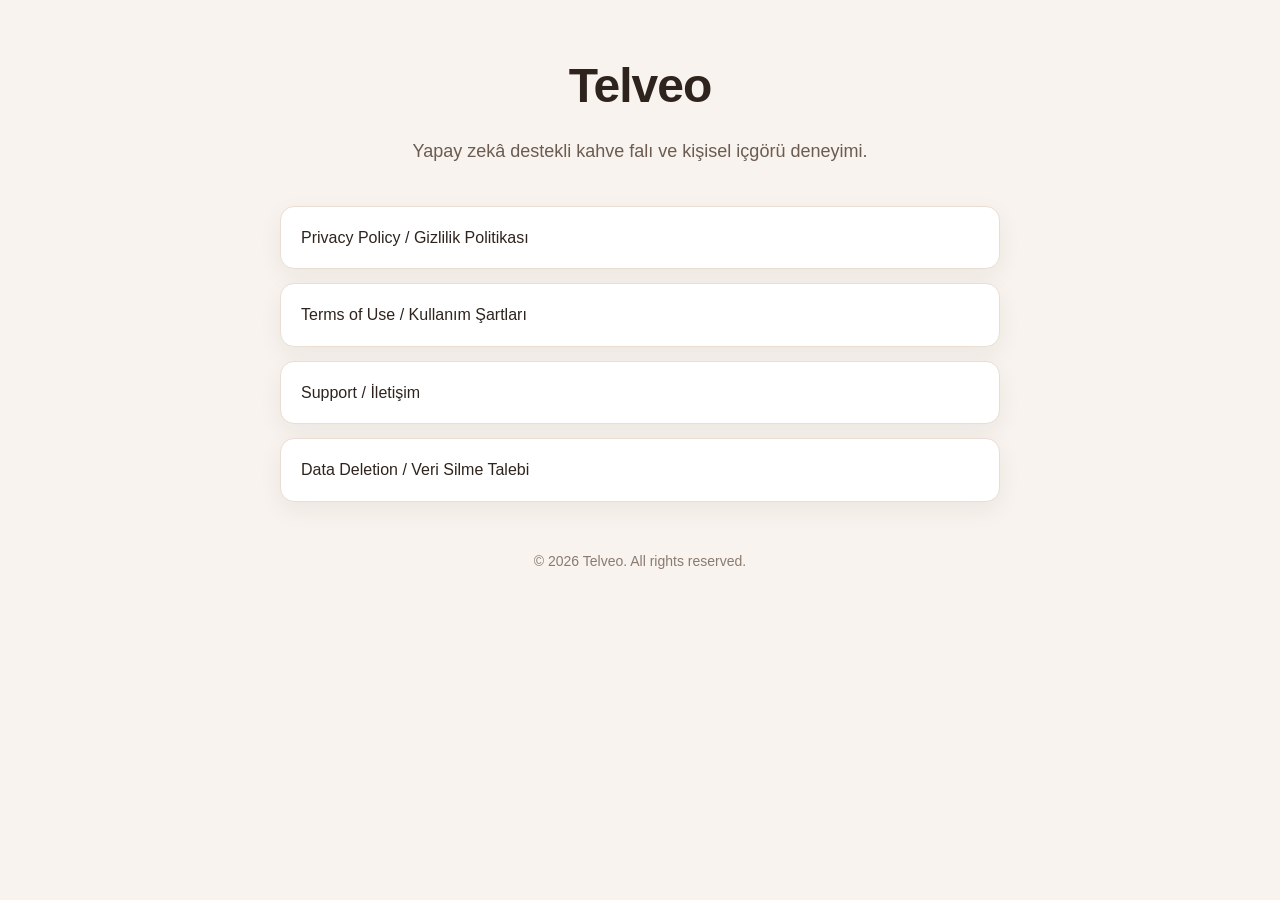
<file: index.html>
<!DOCTYPE html>
<html lang="tr">
<head>
  <meta charset="UTF-8" />
  <meta name="viewport" content="width=device-width, initial-scale=1.0" />
  <title>Telveo - AI Powered Coffee Reading</title>
  <meta name="description" content="Telveo is an AI-powered coffee reading and personal insight app." />
  <link rel="stylesheet" href="style.css" />
</head>
<body>
  <main class="container">
    <section class="hero">
      <h1>Telveo</h1>
      <p>Yapay zekâ destekli kahve falı ve kişisel içgörü deneyimi.</p>
    </section>

    <section class="links" aria-label="Legal and support links">
      <a href="privacy.html">Privacy Policy / Gizlilik Politikası</a>
      <a href="terms.html">Terms of Use / Kullanım Şartları</a>
      <a href="support.html">Support / İletişim</a>
      <a href="delete-data.html">Data Deletion / Veri Silme Talebi</a>
    </section>

    <footer>
      <p>© 2026 Telveo. All rights reserved.</p>
    </footer>
  </main>
</body>
</html>
</file>
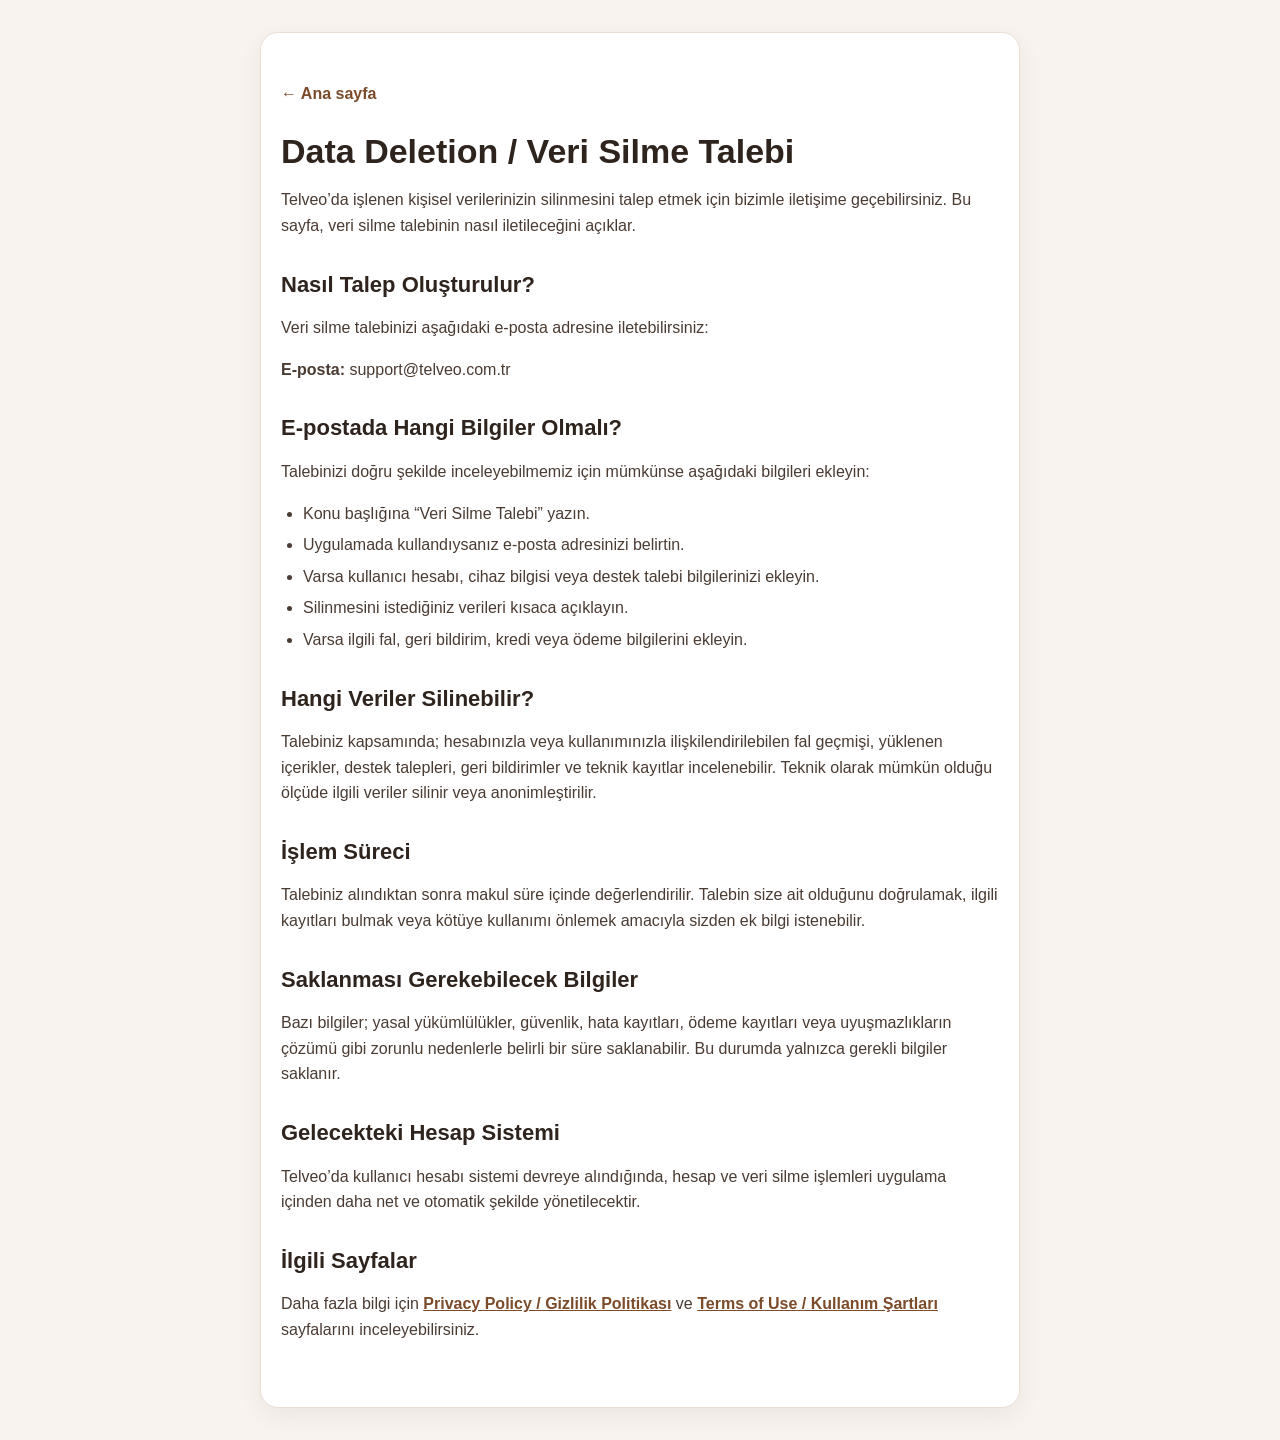
<file: delete-data.html>
<!DOCTYPE html>
<html lang="tr">
<head>
  <meta charset="UTF-8" />
  <meta name="viewport" content="width=device-width, initial-scale=1.0" />
  <title>Data Deletion - Telveo</title>
  <meta name="description" content="Data deletion request information for Telveo mobile application." />
  <link rel="stylesheet" href="style.css" />
</head>
<body>
  <main class="container page">
    <a class="back-link" href="index.html">← Ana sayfa</a>

    <h1>Data Deletion / Veri Silme Talebi</h1>

    <p>
      Telveo’da işlenen kişisel verilerinizin silinmesini talep etmek için bizimle iletişime geçebilirsiniz.
      Bu sayfa, veri silme talebinin nasıl iletileceğini açıklar.
    </p>

    <h2>Nasıl Talep Oluşturulur?</h2>
    <p>
      Veri silme talebinizi aşağıdaki e-posta adresine iletebilirsiniz:
    </p>

    <p>
      <strong>E-posta:</strong> support@telveo.com.tr
    </p>

    <h2>E-postada Hangi Bilgiler Olmalı?</h2>
    <p>
      Talebinizi doğru şekilde inceleyebilmemiz için mümkünse aşağıdaki bilgileri ekleyin:
    </p>
    <ul>
      <li>Konu başlığına “Veri Silme Talebi” yazın.</li>
      <li>Uygulamada kullandıysanız e-posta adresinizi belirtin.</li>
      <li>Varsa kullanıcı hesabı, cihaz bilgisi veya destek talebi bilgilerinizi ekleyin.</li>
      <li>Silinmesini istediğiniz verileri kısaca açıklayın.</li>
      <li>Varsa ilgili fal, geri bildirim, kredi veya ödeme bilgilerini ekleyin.</li>
    </ul>

    <h2>Hangi Veriler Silinebilir?</h2>
    <p>
      Talebiniz kapsamında; hesabınızla veya kullanımınızla ilişkilendirilebilen fal geçmişi,
      yüklenen içerikler, destek talepleri, geri bildirimler ve teknik kayıtlar incelenebilir.
      Teknik olarak mümkün olduğu ölçüde ilgili veriler silinir veya anonimleştirilir.
    </p>

    <h2>İşlem Süreci</h2>
    <p>
      Talebiniz alındıktan sonra makul süre içinde değerlendirilir. Talebin size ait olduğunu doğrulamak,
      ilgili kayıtları bulmak veya kötüye kullanımı önlemek amacıyla sizden ek bilgi istenebilir.
    </p>

    <h2>Saklanması Gerekebilecek Bilgiler</h2>
    <p>
      Bazı bilgiler; yasal yükümlülükler, güvenlik, hata kayıtları, ödeme kayıtları veya uyuşmazlıkların çözümü
      gibi zorunlu nedenlerle belirli bir süre saklanabilir. Bu durumda yalnızca gerekli bilgiler saklanır.
    </p>

    <h2>Gelecekteki Hesap Sistemi</h2>
    <p>
      Telveo’da kullanıcı hesabı sistemi devreye alındığında, hesap ve veri silme işlemleri uygulama içinden
      daha net ve otomatik şekilde yönetilecektir.
    </p>

    <h2>İlgili Sayfalar</h2>
    <p>
      Daha fazla bilgi için
      <a href="privacy.html">Privacy Policy / Gizlilik Politikası</a>
      ve
      <a href="terms.html">Terms of Use / Kullanım Şartları</a>
      sayfalarını inceleyebilirsiniz.
    </p>
  </main>
</body>
</html>
</file>
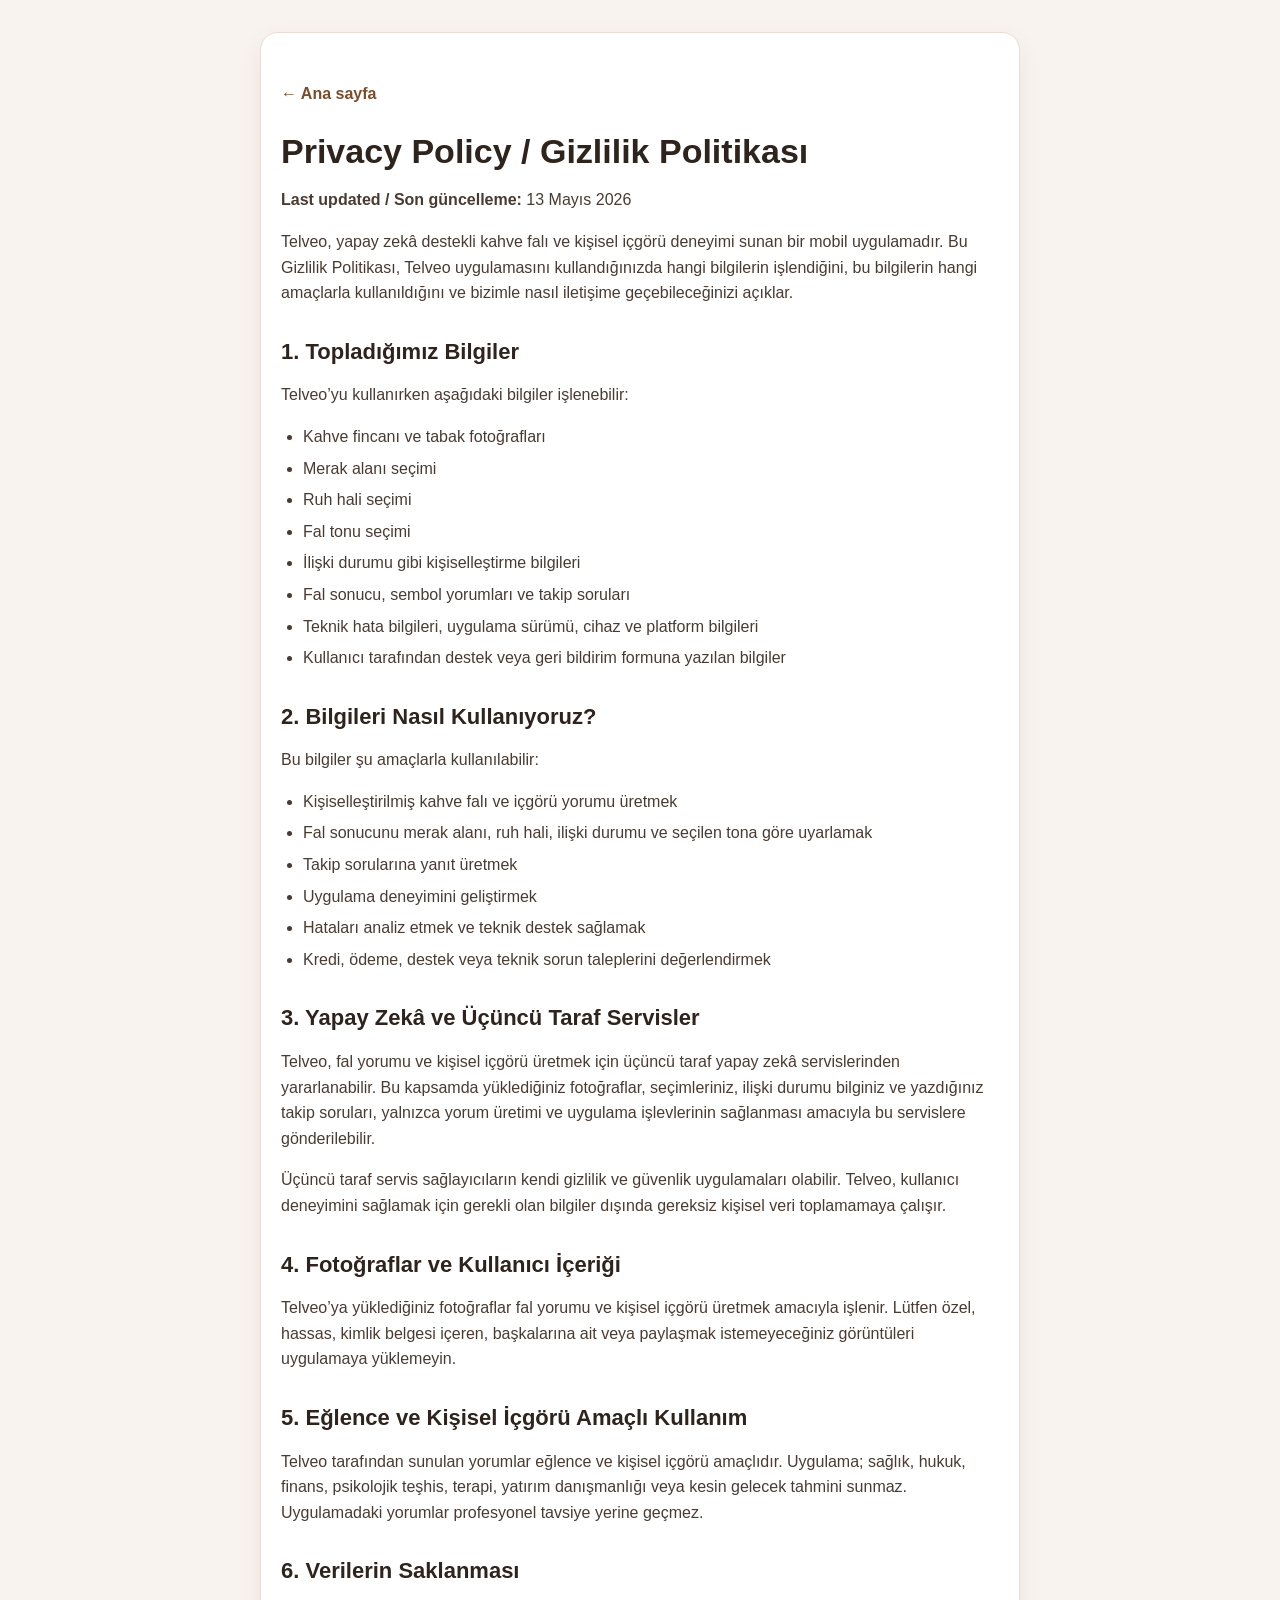
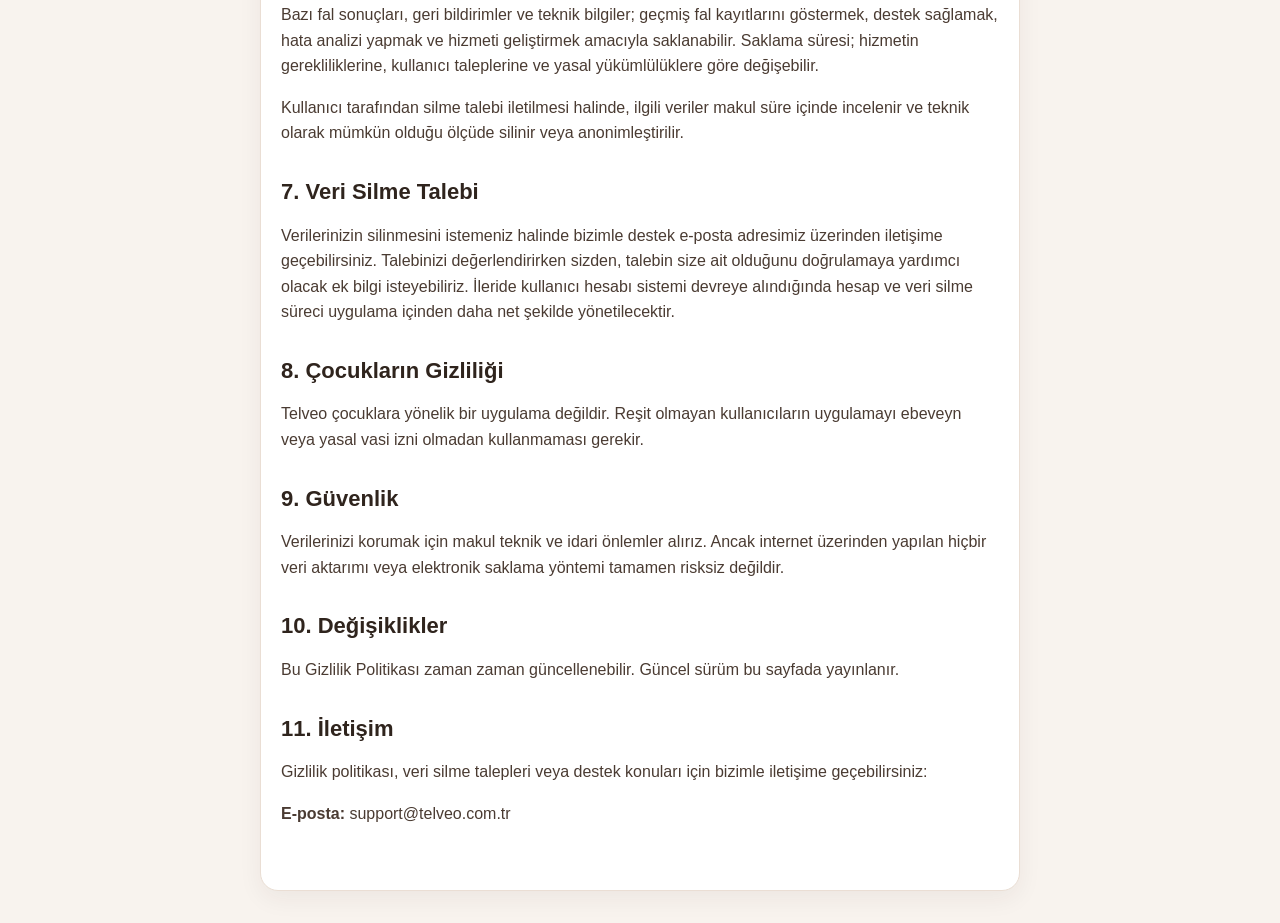
<file: privacy.html>
<!DOCTYPE html>
<html lang="tr">
<head>
  <meta charset="UTF-8" />
  <meta name="viewport" content="width=device-width, initial-scale=1.0" />
  <title>Privacy Policy - Telveo</title>
  <meta name="description" content="Privacy Policy for Telveo mobile application." />
  <link rel="stylesheet" href="style.css" />
</head>
<body>
  <main class="container page">
    <a class="back-link" href="index.html">← Ana sayfa</a>

    <h1>Privacy Policy / Gizlilik Politikası</h1>
    <p><strong>Last updated / Son güncelleme:</strong> 13 Mayıs 2026</p>

    <p>
      Telveo, yapay zekâ destekli kahve falı ve kişisel içgörü deneyimi sunan bir mobil uygulamadır.
      Bu Gizlilik Politikası, Telveo uygulamasını kullandığınızda hangi bilgilerin işlendiğini,
      bu bilgilerin hangi amaçlarla kullanıldığını ve bizimle nasıl iletişime geçebileceğinizi açıklar.
    </p>

    <h2>1. Topladığımız Bilgiler</h2>
    <p>Telveo’yu kullanırken aşağıdaki bilgiler işlenebilir:</p>
    <ul>
      <li>Kahve fincanı ve tabak fotoğrafları</li>
      <li>Merak alanı seçimi</li>
      <li>Ruh hali seçimi</li>
      <li>Fal tonu seçimi</li>
      <li>İlişki durumu gibi kişiselleştirme bilgileri</li>
      <li>Fal sonucu, sembol yorumları ve takip soruları</li>
      <li>Teknik hata bilgileri, uygulama sürümü, cihaz ve platform bilgileri</li>
      <li>Kullanıcı tarafından destek veya geri bildirim formuna yazılan bilgiler</li>
    </ul>

    <h2>2. Bilgileri Nasıl Kullanıyoruz?</h2>
    <p>Bu bilgiler şu amaçlarla kullanılabilir:</p>
    <ul>
      <li>Kişiselleştirilmiş kahve falı ve içgörü yorumu üretmek</li>
      <li>Fal sonucunu merak alanı, ruh hali, ilişki durumu ve seçilen tona göre uyarlamak</li>
      <li>Takip sorularına yanıt üretmek</li>
      <li>Uygulama deneyimini geliştirmek</li>
      <li>Hataları analiz etmek ve teknik destek sağlamak</li>
      <li>Kredi, ödeme, destek veya teknik sorun taleplerini değerlendirmek</li>
    </ul>

    <h2>3. Yapay Zekâ ve Üçüncü Taraf Servisler</h2>
    <p>
      Telveo, fal yorumu ve kişisel içgörü üretmek için üçüncü taraf yapay zekâ servislerinden yararlanabilir.
      Bu kapsamda yüklediğiniz fotoğraflar, seçimleriniz, ilişki durumu bilginiz ve yazdığınız takip soruları,
      yalnızca yorum üretimi ve uygulama işlevlerinin sağlanması amacıyla bu servislere gönderilebilir.
    </p>
    <p>
      Üçüncü taraf servis sağlayıcıların kendi gizlilik ve güvenlik uygulamaları olabilir.
      Telveo, kullanıcı deneyimini sağlamak için gerekli olan bilgiler dışında gereksiz kişisel veri toplamamaya çalışır.
    </p>

    <h2>4. Fotoğraflar ve Kullanıcı İçeriği</h2>
    <p>
      Telveo’ya yüklediğiniz fotoğraflar fal yorumu ve kişisel içgörü üretmek amacıyla işlenir.
      Lütfen özel, hassas, kimlik belgesi içeren, başkalarına ait veya paylaşmak istemeyeceğiniz görüntüleri uygulamaya yüklemeyin.
    </p>

    <h2>5. Eğlence ve Kişisel İçgörü Amaçlı Kullanım</h2>
    <p>
      Telveo tarafından sunulan yorumlar eğlence ve kişisel içgörü amaçlıdır. Uygulama; sağlık, hukuk,
      finans, psikolojik teşhis, terapi, yatırım danışmanlığı veya kesin gelecek tahmini sunmaz.
      Uygulamadaki yorumlar profesyonel tavsiye yerine geçmez.
    </p>

    <h2>6. Verilerin Saklanması</h2>
    <p>
      Bazı fal sonuçları, geri bildirimler ve teknik bilgiler; geçmiş fal kayıtlarını göstermek,
      destek sağlamak, hata analizi yapmak ve hizmeti geliştirmek amacıyla saklanabilir.
      Saklama süresi; hizmetin gerekliliklerine, kullanıcı taleplerine ve yasal yükümlülüklere göre değişebilir.
    </p>
    <p>
      Kullanıcı tarafından silme talebi iletilmesi halinde, ilgili veriler makul süre içinde incelenir ve teknik olarak mümkün olduğu ölçüde silinir veya anonimleştirilir.
    </p>

    <h2>7. Veri Silme Talebi</h2>
    <p>
      Verilerinizin silinmesini istemeniz halinde bizimle destek e-posta adresimiz üzerinden iletişime geçebilirsiniz.
      Talebinizi değerlendirirken sizden, talebin size ait olduğunu doğrulamaya yardımcı olacak ek bilgi isteyebiliriz.
      İleride kullanıcı hesabı sistemi devreye alındığında hesap ve veri silme süreci uygulama içinden daha net şekilde yönetilecektir.
    </p>

    <h2>8. Çocukların Gizliliği</h2>
    <p>
      Telveo çocuklara yönelik bir uygulama değildir. Reşit olmayan kullanıcıların uygulamayı ebeveyn veya yasal
      vasi izni olmadan kullanmaması gerekir.
    </p>

    <h2>9. Güvenlik</h2>
    <p>
      Verilerinizi korumak için makul teknik ve idari önlemler alırız. Ancak internet üzerinden yapılan hiçbir veri
      aktarımı veya elektronik saklama yöntemi tamamen risksiz değildir.
    </p>

    <h2>10. Değişiklikler</h2>
    <p>
      Bu Gizlilik Politikası zaman zaman güncellenebilir. Güncel sürüm bu sayfada yayınlanır.
    </p>

    <h2>11. İletişim</h2>
    <p>
      Gizlilik politikası, veri silme talepleri veya destek konuları için bizimle iletişime geçebilirsiniz:
    </p>
    <p>
      <strong>E-posta:</strong> support@telveo.com.tr
    </p>
  </main>
</body>
</html>
</file>
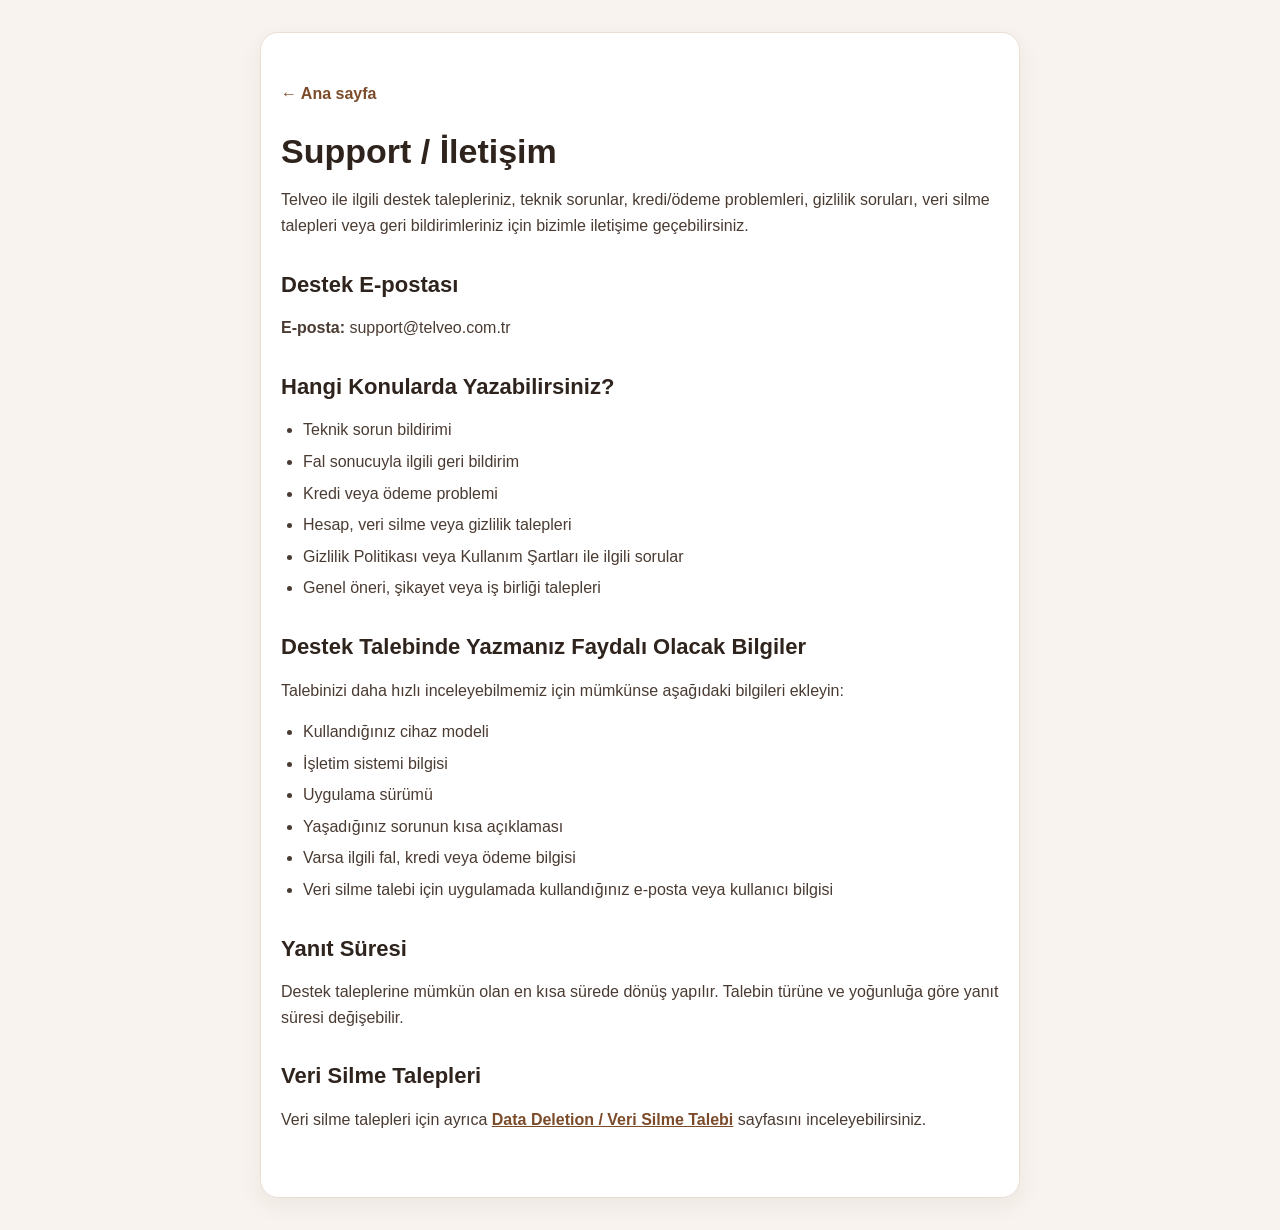
<file: support.html>
<!DOCTYPE html>
<html lang="tr">
<head>
  <meta charset="UTF-8" />
  <meta name="viewport" content="width=device-width, initial-scale=1.0" />
  <title>Support - Telveo</title>
  <meta name="description" content="Support and contact information for Telveo mobile application." />
  <link rel="stylesheet" href="style.css" />
</head>
<body>
  <main class="container page">
    <a class="back-link" href="index.html">← Ana sayfa</a>

    <h1>Support / İletişim</h1>

    <p>
      Telveo ile ilgili destek talepleriniz, teknik sorunlar, kredi/ödeme problemleri,
      gizlilik soruları, veri silme talepleri veya geri bildirimleriniz için bizimle iletişime geçebilirsiniz.
    </p>

    <h2>Destek E-postası</h2>
    <p>
      <strong>E-posta:</strong> support@telveo.com.tr
    </p>

    <h2>Hangi Konularda Yazabilirsiniz?</h2>
    <ul>
      <li>Teknik sorun bildirimi</li>
      <li>Fal sonucuyla ilgili geri bildirim</li>
      <li>Kredi veya ödeme problemi</li>
      <li>Hesap, veri silme veya gizlilik talepleri</li>
      <li>Gizlilik Politikası veya Kullanım Şartları ile ilgili sorular</li>
      <li>Genel öneri, şikayet veya iş birliği talepleri</li>
    </ul>

    <h2>Destek Talebinde Yazmanız Faydalı Olacak Bilgiler</h2>
    <p>
      Talebinizi daha hızlı inceleyebilmemiz için mümkünse aşağıdaki bilgileri ekleyin:
    </p>
    <ul>
      <li>Kullandığınız cihaz modeli</li>
      <li>İşletim sistemi bilgisi</li>
      <li>Uygulama sürümü</li>
      <li>Yaşadığınız sorunun kısa açıklaması</li>
      <li>Varsa ilgili fal, kredi veya ödeme bilgisi</li>
      <li>Veri silme talebi için uygulamada kullandığınız e-posta veya kullanıcı bilgisi</li>
    </ul>

    <h2>Yanıt Süresi</h2>
    <p>
      Destek taleplerine mümkün olan en kısa sürede dönüş yapılır.
      Talebin türüne ve yoğunluğa göre yanıt süresi değişebilir.
    </p>

    <h2>Veri Silme Talepleri</h2>
    <p>
      Veri silme talepleri için ayrıca
      <a href="delete-data.html">Data Deletion / Veri Silme Talebi</a>
      sayfasını inceleyebilirsiniz.
    </p>
  </main>
</body>
</html>
</file>
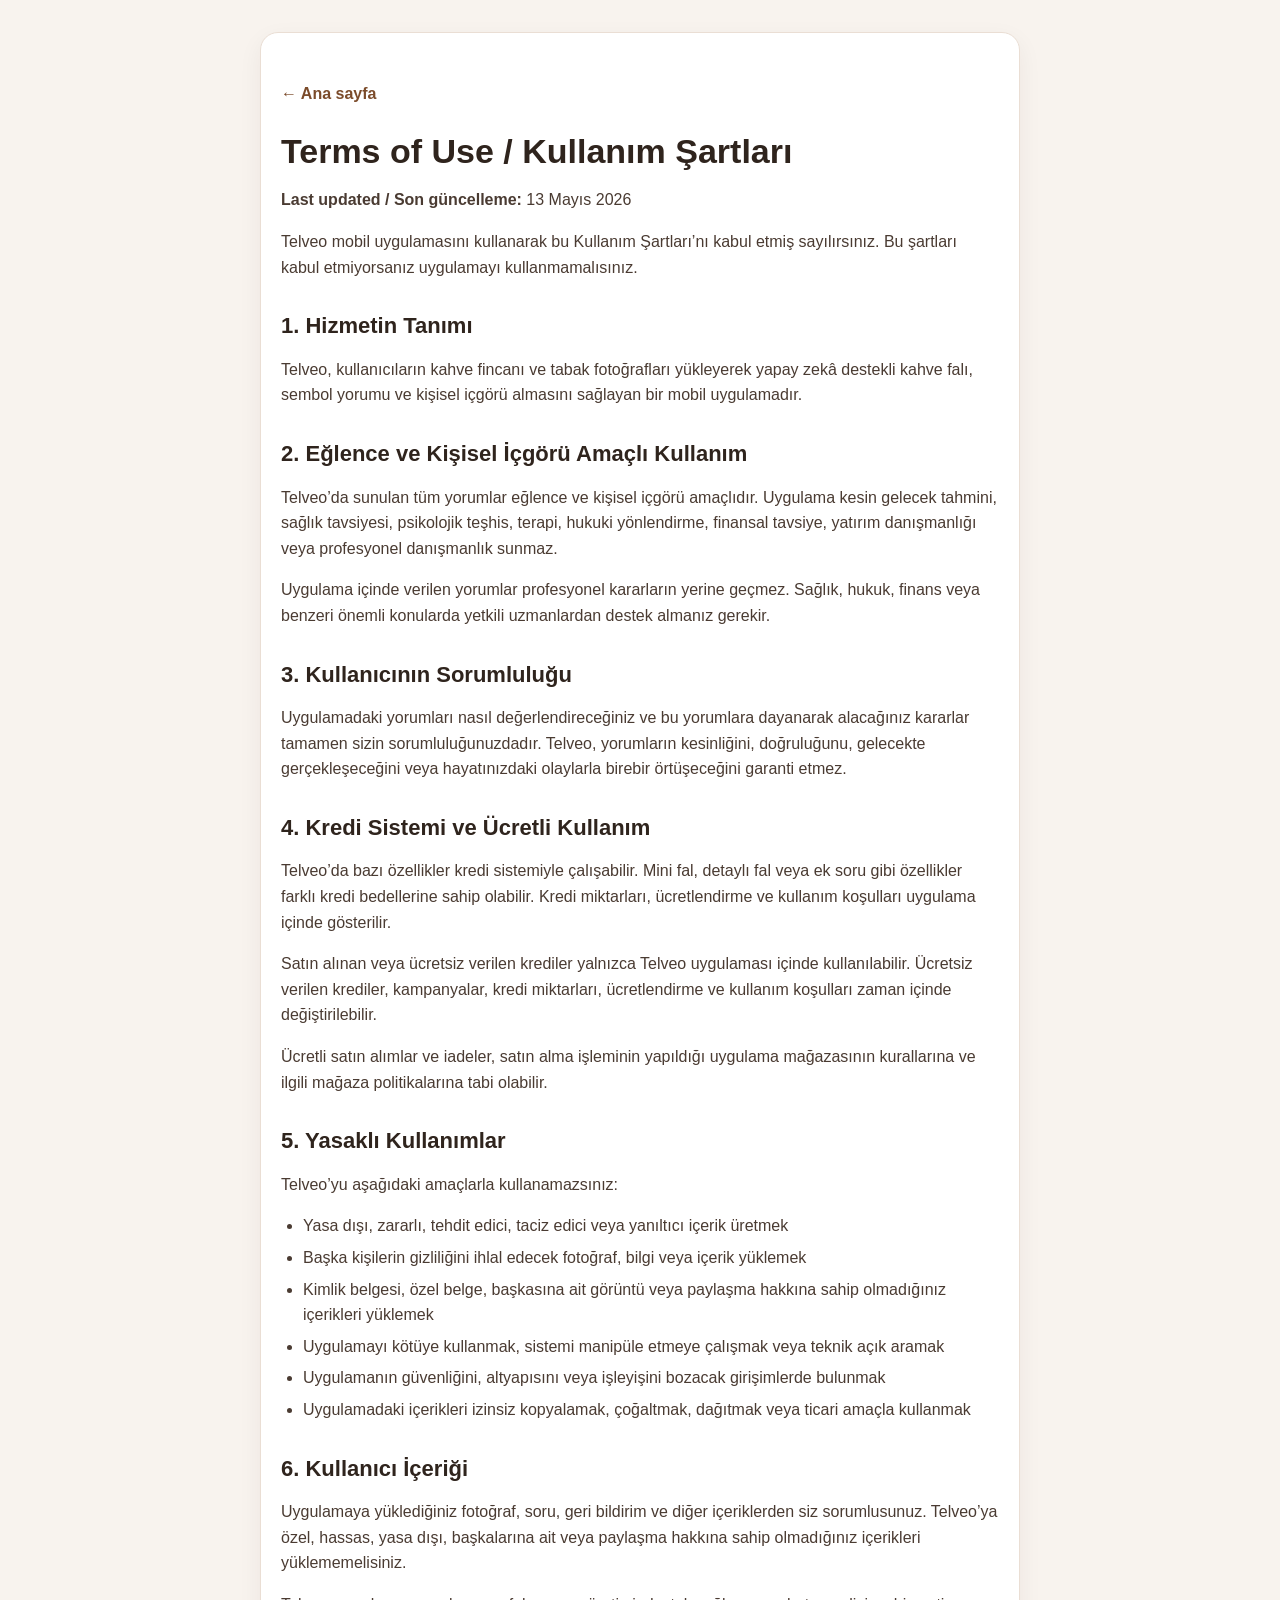
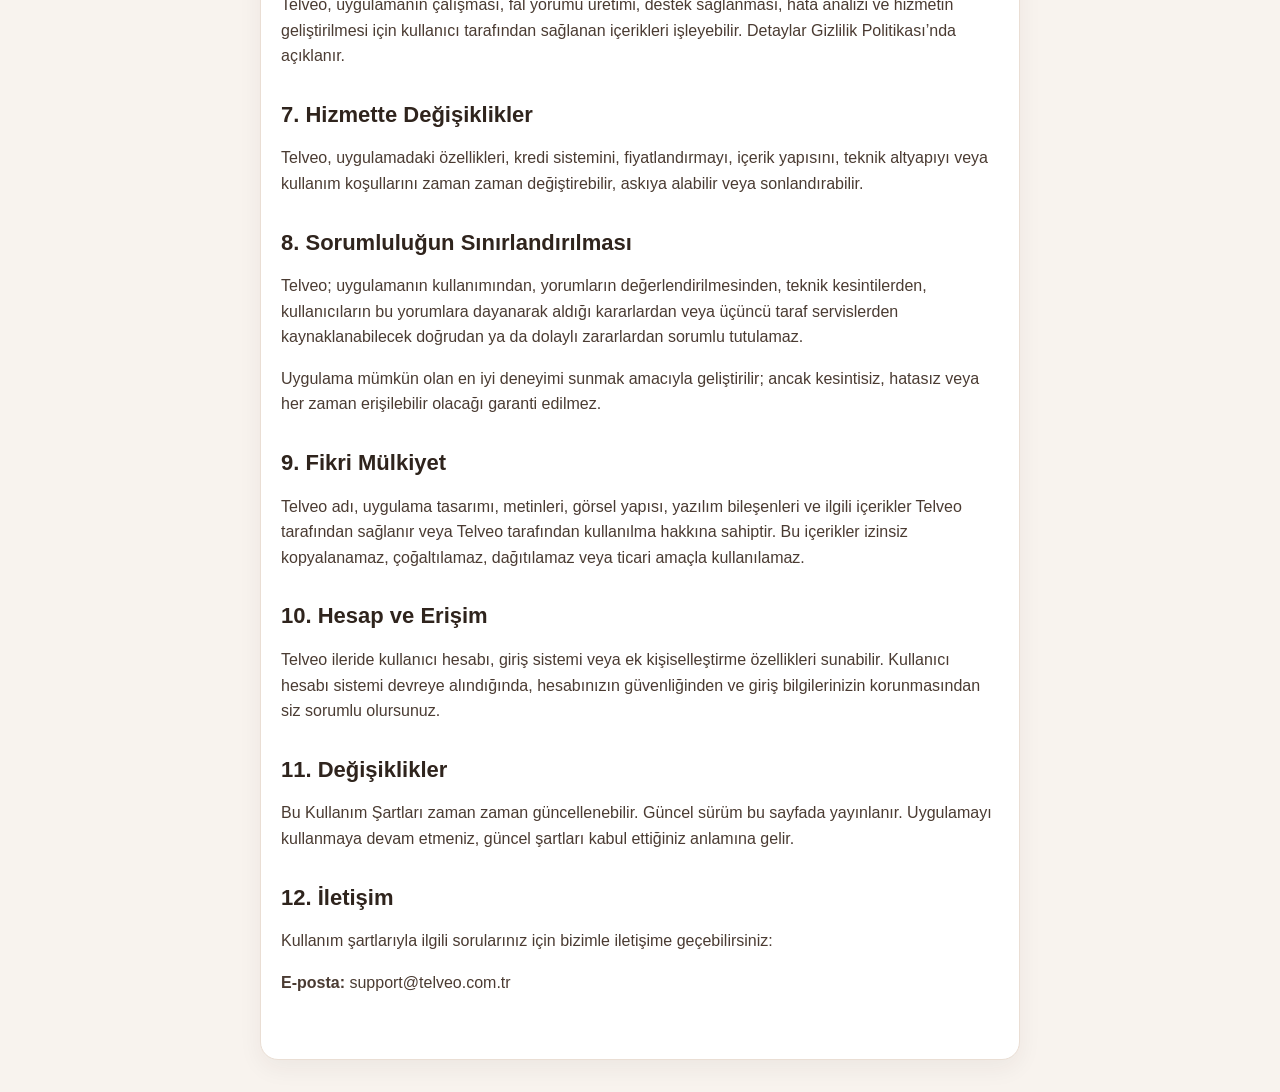
<file: terms.html>
<!DOCTYPE html>
<html lang="tr">
<head>
  <meta charset="UTF-8" />
  <meta name="viewport" content="width=device-width, initial-scale=1.0" />
  <title>Terms of Use - Telveo</title>
  <meta name="description" content="Terms of Use for Telveo mobile application." />
  <link rel="stylesheet" href="style.css" />
</head>
<body>
  <main class="container page">
    <a class="back-link" href="index.html">← Ana sayfa</a>

    <h1>Terms of Use / Kullanım Şartları</h1>
    <p><strong>Last updated / Son güncelleme:</strong> 13 Mayıs 2026</p>

    <p>
      Telveo mobil uygulamasını kullanarak bu Kullanım Şartları’nı kabul etmiş sayılırsınız.
      Bu şartları kabul etmiyorsanız uygulamayı kullanmamalısınız.
    </p>

    <h2>1. Hizmetin Tanımı</h2>
    <p>
      Telveo, kullanıcıların kahve fincanı ve tabak fotoğrafları yükleyerek yapay zekâ destekli kahve falı,
      sembol yorumu ve kişisel içgörü almasını sağlayan bir mobil uygulamadır.
    </p>

    <h2>2. Eğlence ve Kişisel İçgörü Amaçlı Kullanım</h2>
    <p>
      Telveo’da sunulan tüm yorumlar eğlence ve kişisel içgörü amaçlıdır. Uygulama kesin gelecek tahmini,
      sağlık tavsiyesi, psikolojik teşhis, terapi, hukuki yönlendirme, finansal tavsiye, yatırım danışmanlığı
      veya profesyonel danışmanlık sunmaz.
    </p>
    <p>
      Uygulama içinde verilen yorumlar profesyonel kararların yerine geçmez. Sağlık, hukuk, finans veya benzeri
      önemli konularda yetkili uzmanlardan destek almanız gerekir.
    </p>

    <h2>3. Kullanıcının Sorumluluğu</h2>
    <p>
      Uygulamadaki yorumları nasıl değerlendireceğiniz ve bu yorumlara dayanarak alacağınız kararlar tamamen
      sizin sorumluluğunuzdadır. Telveo, yorumların kesinliğini, doğruluğunu, gelecekte gerçekleşeceğini veya
      hayatınızdaki olaylarla birebir örtüşeceğini garanti etmez.
    </p>

    <h2>4. Kredi Sistemi ve Ücretli Kullanım</h2>
    <p>
      Telveo’da bazı özellikler kredi sistemiyle çalışabilir. Mini fal, detaylı fal veya ek soru gibi özellikler
      farklı kredi bedellerine sahip olabilir. Kredi miktarları, ücretlendirme ve kullanım koşulları uygulama içinde
      gösterilir.
    </p>
    <p>
      Satın alınan veya ücretsiz verilen krediler yalnızca Telveo uygulaması içinde kullanılabilir.
      Ücretsiz verilen krediler, kampanyalar, kredi miktarları, ücretlendirme ve kullanım koşulları zaman içinde
      değiştirilebilir.
    </p>
    <p>
      Ücretli satın alımlar ve iadeler, satın alma işleminin yapıldığı uygulama mağazasının kurallarına ve
      ilgili mağaza politikalarına tabi olabilir.
    </p>

    <h2>5. Yasaklı Kullanımlar</h2>
    <p>Telveo’yu aşağıdaki amaçlarla kullanamazsınız:</p>
    <ul>
      <li>Yasa dışı, zararlı, tehdit edici, taciz edici veya yanıltıcı içerik üretmek</li>
      <li>Başka kişilerin gizliliğini ihlal edecek fotoğraf, bilgi veya içerik yüklemek</li>
      <li>Kimlik belgesi, özel belge, başkasına ait görüntü veya paylaşma hakkına sahip olmadığınız içerikleri yüklemek</li>
      <li>Uygulamayı kötüye kullanmak, sistemi manipüle etmeye çalışmak veya teknik açık aramak</li>
      <li>Uygulamanın güvenliğini, altyapısını veya işleyişini bozacak girişimlerde bulunmak</li>
      <li>Uygulamadaki içerikleri izinsiz kopyalamak, çoğaltmak, dağıtmak veya ticari amaçla kullanmak</li>
    </ul>

    <h2>6. Kullanıcı İçeriği</h2>
    <p>
      Uygulamaya yüklediğiniz fotoğraf, soru, geri bildirim ve diğer içeriklerden siz sorumlusunuz.
      Telveo’ya özel, hassas, yasa dışı, başkalarına ait veya paylaşma hakkına sahip olmadığınız içerikleri
      yüklememelisiniz.
    </p>
    <p>
      Telveo, uygulamanın çalışması, fal yorumu üretimi, destek sağlanması, hata analizi ve hizmetin geliştirilmesi
      için kullanıcı tarafından sağlanan içerikleri işleyebilir. Detaylar Gizlilik Politikası’nda açıklanır.
    </p>

    <h2>7. Hizmette Değişiklikler</h2>
    <p>
      Telveo, uygulamadaki özellikleri, kredi sistemini, fiyatlandırmayı, içerik yapısını, teknik altyapıyı veya
      kullanım koşullarını zaman zaman değiştirebilir, askıya alabilir veya sonlandırabilir.
    </p>

    <h2>8. Sorumluluğun Sınırlandırılması</h2>
    <p>
      Telveo; uygulamanın kullanımından, yorumların değerlendirilmesinden, teknik kesintilerden, kullanıcıların
      bu yorumlara dayanarak aldığı kararlardan veya üçüncü taraf servislerden kaynaklanabilecek doğrudan ya da
      dolaylı zararlardan sorumlu tutulamaz.
    </p>
    <p>
      Uygulama mümkün olan en iyi deneyimi sunmak amacıyla geliştirilir; ancak kesintisiz, hatasız veya her zaman
      erişilebilir olacağı garanti edilmez.
    </p>

    <h2>9. Fikri Mülkiyet</h2>
    <p>
      Telveo adı, uygulama tasarımı, metinleri, görsel yapısı, yazılım bileşenleri ve ilgili içerikler Telveo
      tarafından sağlanır veya Telveo tarafından kullanılma hakkına sahiptir. Bu içerikler izinsiz kopyalanamaz,
      çoğaltılamaz, dağıtılamaz veya ticari amaçla kullanılamaz.
    </p>

    <h2>10. Hesap ve Erişim</h2>
    <p>
      Telveo ileride kullanıcı hesabı, giriş sistemi veya ek kişiselleştirme özellikleri sunabilir.
      Kullanıcı hesabı sistemi devreye alındığında, hesabınızın güvenliğinden ve giriş bilgilerinizin korunmasından
      siz sorumlu olursunuz.
    </p>

    <h2>11. Değişiklikler</h2>
    <p>
      Bu Kullanım Şartları zaman zaman güncellenebilir. Güncel sürüm bu sayfada yayınlanır.
      Uygulamayı kullanmaya devam etmeniz, güncel şartları kabul ettiğiniz anlamına gelir.
    </p>

    <h2>12. İletişim</h2>
    <p>
      Kullanım şartlarıyla ilgili sorularınız için bizimle iletişime geçebilirsiniz:
    </p>
    <p>
      <strong>E-posta:</strong> support@telveo.com.tr
    </p>
  </main>
</body>
</html>
</file>
<file: style.css>
* {
  box-sizing: border-box;
}

body {
  margin: 0;
  font-family: Arial, Helvetica, sans-serif;
  background: #f8f3ee;
  color: #2f241d;
  line-height: 1.6;
}

.container {
  max-width: 760px;
  margin: 0 auto;
  padding: 48px 20px;
}

.hero {
  text-align: center;
  margin-bottom: 40px;
}

.hero h1 {
  font-size: 48px;
  margin: 0 0 12px;
  letter-spacing: -1px;
}

.hero p {
  font-size: 18px;
  color: #6b5b50;
  margin: 0;
}

.links {
  display: grid;
  gap: 14px;
}

.links a {
  display: block;
  padding: 18px 20px;
  background: #ffffff;
  color: #2f241d;
  text-decoration: none;
  border-radius: 14px;
  border: 1px solid #eaded4;
  box-shadow: 0 8px 24px rgba(47, 36, 29, 0.06);
  transition: background 0.2s ease, transform 0.2s ease, box-shadow 0.2s ease;
}

.links a:hover {
  background: #fffaf5;
  transform: translateY(-1px);
  box-shadow: 0 10px 28px rgba(47, 36, 29, 0.08);
}

footer {
  margin-top: 48px;
  text-align: center;
  color: #8a7a70;
  font-size: 14px;
}

.page {
  background: #ffffff;
  border: 1px solid #eaded4;
  border-radius: 18px;
  box-shadow: 0 8px 24px rgba(47, 36, 29, 0.06);
  margin-top: 32px;
  margin-bottom: 32px;
}

.page h1 {
  font-size: 34px;
  line-height: 1.2;
  margin: 0 0 8px;
}

.page h2 {
  margin-top: 32px;
  margin-bottom: 10px;
  font-size: 22px;
  line-height: 1.3;
}

.page p,
.page li {
  color: #4a3b32;
}

.page a {
  color: #7b4b2a;
  font-weight: 600;
}

.back-link {
  display: inline-block;
  margin-bottom: 24px;
  color: #7b4b2a;
  text-decoration: none;
  font-weight: bold;
}

.back-link:hover,
.page a:hover {
  text-decoration: underline;
}

ul {
  padding-left: 22px;
}

li {
  margin-bottom: 6px;
}

@media (max-width: 600px) {
  .container {
    padding: 32px 16px;
  }

  .hero h1 {
    font-size: 40px;
  }

  .hero p {
    font-size: 16px;
  }

  .page {
    border-radius: 14px;
    margin-top: 20px;
    margin-bottom: 20px;
  }

  .page h1 {
    font-size: 28px;
  }

  .page h2 {
    font-size: 20px;
  }

  .links a {
    padding: 16px;
  }
}
</file>
